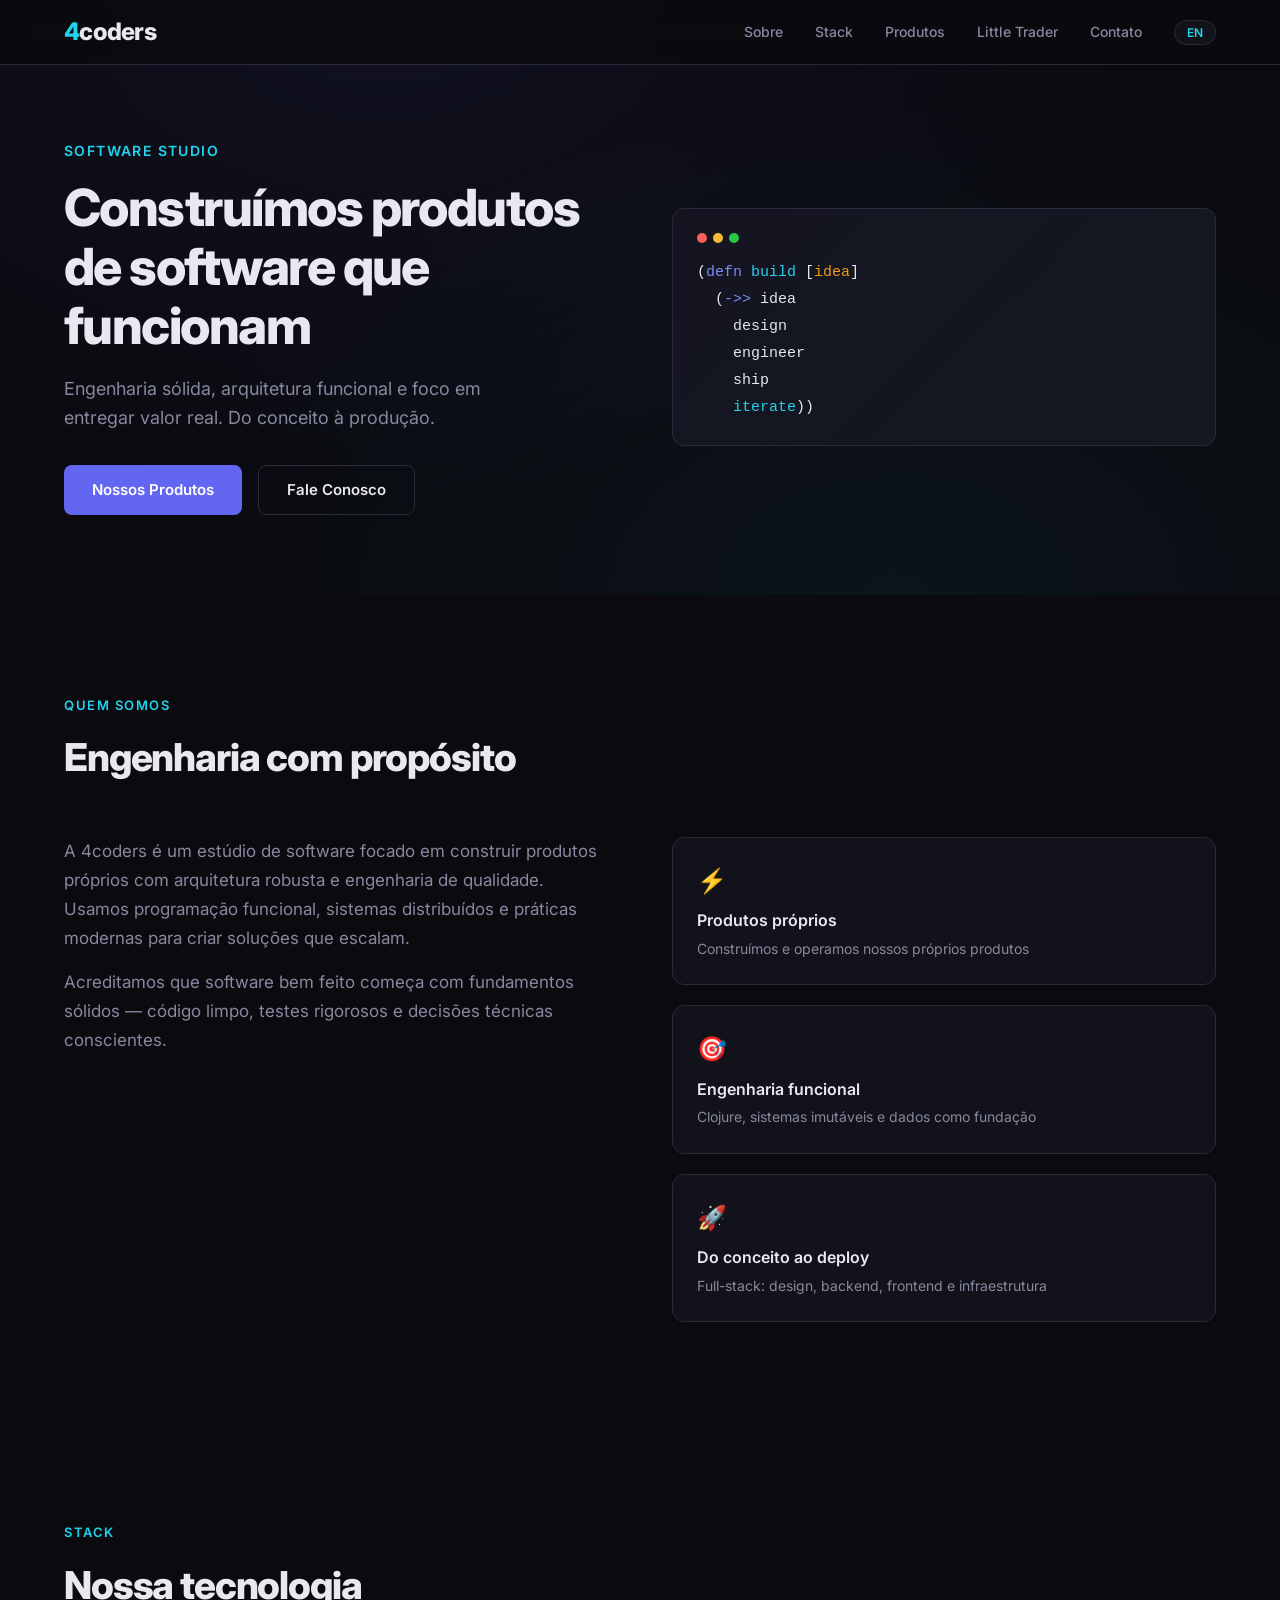
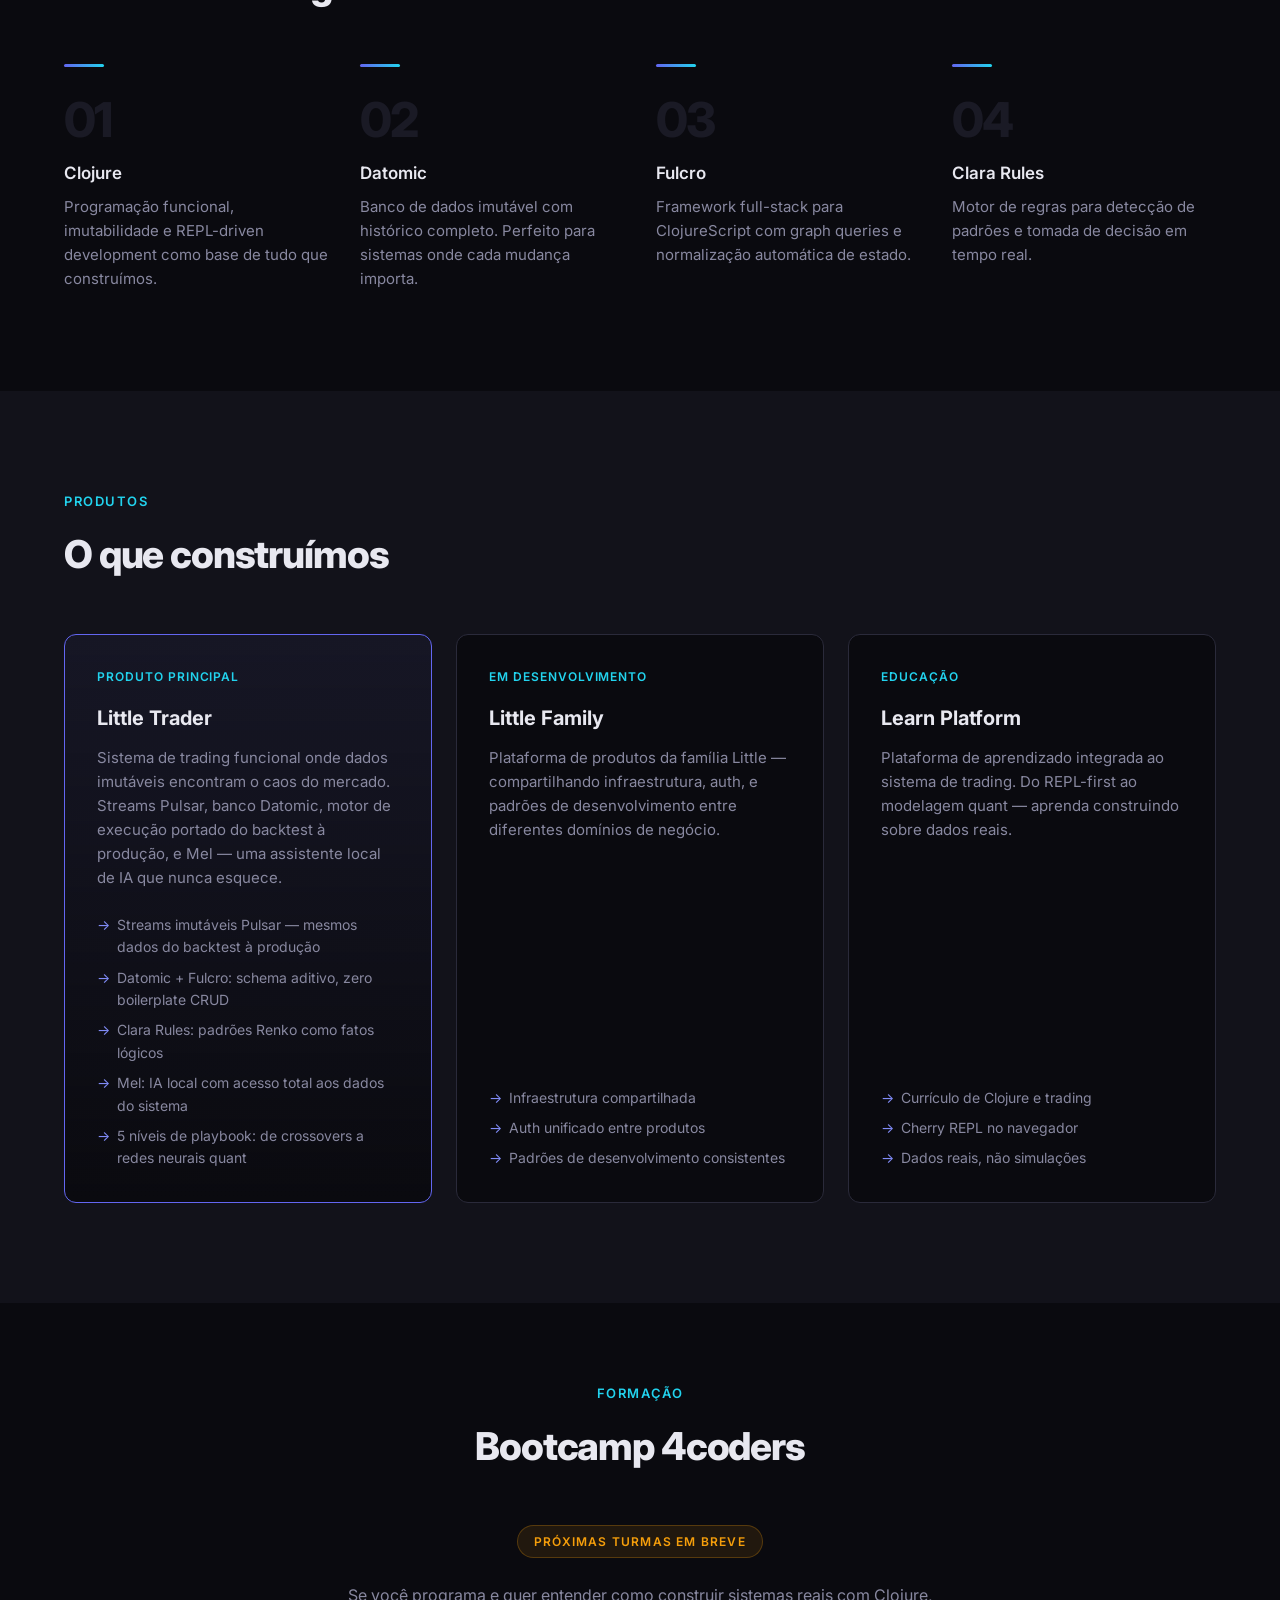
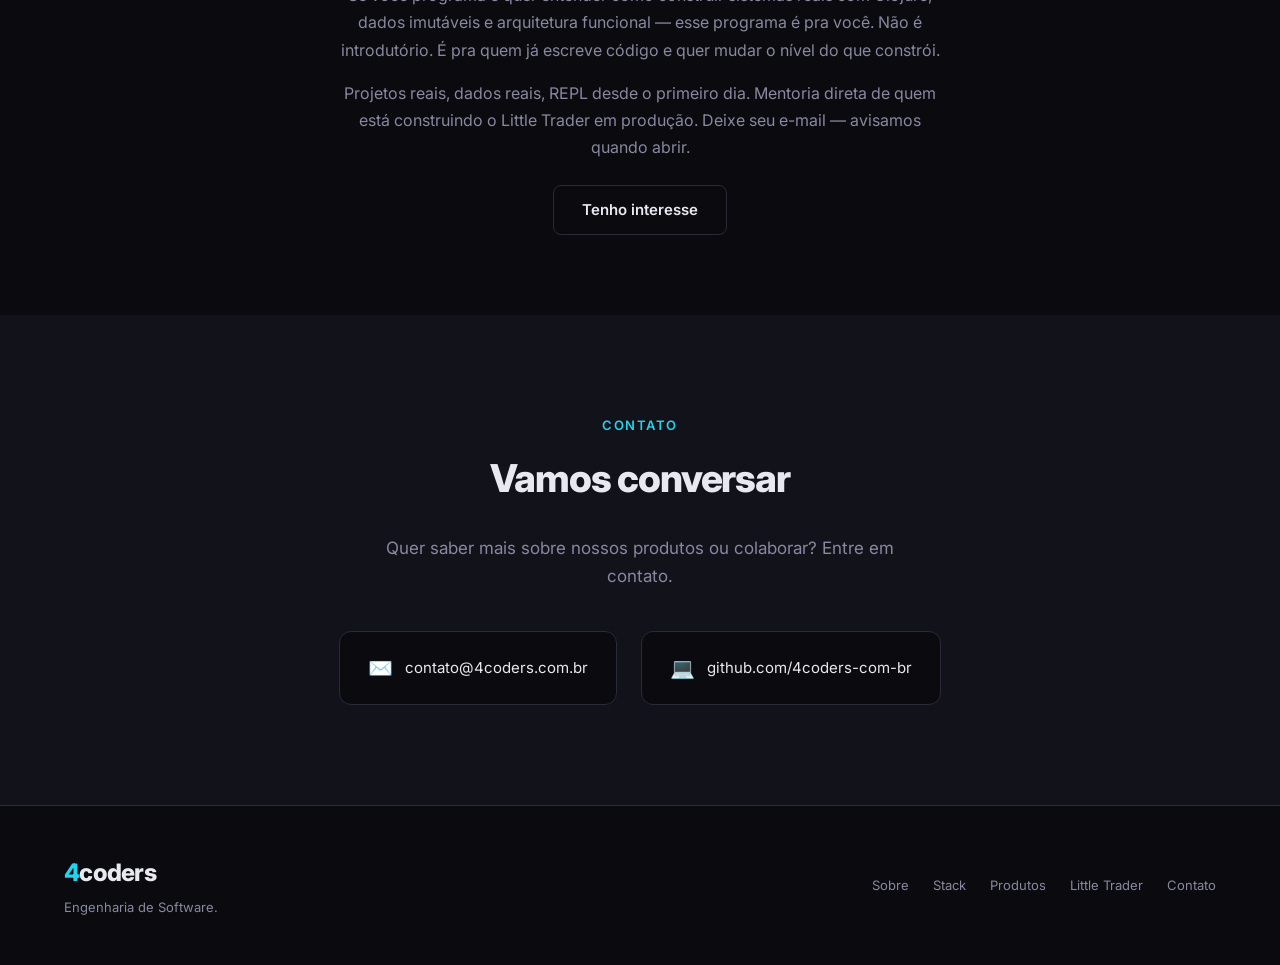
<file: index.html>
<!DOCTYPE html>
<html lang="pt-BR">
<head>
  <meta charset="UTF-8">
  <meta name="viewport" content="width=device-width, initial-scale=1.0">
  <title>4coders — Software Studio</title>
  <meta name="description" content="Construímos produtos de software com engenharia de qualidade. We build software products with quality engineering.">
  <link rel="stylesheet" href="css/style.css">
  <link rel="preconnect" href="https://fonts.googleapis.com">
  <link rel="preconnect" href="https://fonts.gstatic.com" crossorigin>
  <link href="https://fonts.googleapis.com/css2?family=Inter:wght@400;500;600;700;800&family=JetBrains+Mono:wght@400;500;600&display=swap" rel="stylesheet">
  <link rel="icon" type="image/svg+xml" href="img/favicon.svg">
</head>
<body>

  <!-- Navigation -->
  <nav class="nav" id="nav">
    <div class="container nav__inner">
      <a href="#" class="nav__logo">
        <span class="logo-4">4</span><span class="logo-coders">coders</span>
      </a>
      <div class="nav__links" id="navLinks">
        <a href="#about" data-pt="Sobre" data-en="About">Sobre</a>
        <a href="#stack" data-pt="Stack" data-en="Stack">Stack</a>
        <a href="#products" data-pt="Produtos" data-en="Products">Produtos</a>
        <a href="trader.html" data-pt="Little Trader" data-en="Little Trader">Little Trader</a>
        <a href="#contact" data-pt="Contato" data-en="Contact">Contato</a>
        <button class="lang-toggle" id="langToggle" aria-label="Toggle language">EN</button>
      </div>
      <button class="nav__hamburger" id="hamburger" aria-label="Menu">
        <span></span><span></span><span></span>
      </button>
    </div>
  </nav>

  <!-- Hero -->
  <header class="hero">
    <div class="container hero__inner">
      <div class="hero__content">
        <p class="hero__tag" data-pt="Software Studio" data-en="Software Studio">Software Studio</p>
        <h1 class="hero__title" data-pt="Construímos produtos de software que funcionam" data-en="We build software products that work">Construímos produtos de software que funcionam</h1>
        <p class="hero__desc" data-pt="Engenharia sólida, arquitetura funcional e foco em entregar valor real. Do conceito à produção." data-en="Solid engineering, functional architecture, and focus on delivering real value. From concept to production.">Engenharia sólida, arquitetura funcional e foco em entregar valor real. Do conceito à produção.</p>
        <div class="hero__actions">
          <a href="#products" class="btn btn--primary" data-pt="Nossos Produtos" data-en="Our Products">Nossos Produtos</a>
          <a href="#contact" class="btn btn--outline" data-pt="Fale Conosco" data-en="Contact Us">Fale Conosco</a>
        </div>
      </div>
      <div class="hero__visual">
        <div class="code-block">
          <div class="code-block__dots"><span></span><span></span><span></span></div>
          <pre><code>(<span class="kw">defn</span> <span class="fn">build</span> [<span class="arg">idea</span>]
  (<span class="kw">->></span> idea
    design
    engineer
    ship
    <span class="fn">iterate</span>))</code></pre>
        </div>
      </div>
    </div>
  </header>

  <!-- About -->
  <section class="about" id="about">
    <div class="container about__inner">
      <div class="section-tag" data-pt="Quem somos" data-en="About us">Quem somos</div>
      <h2 class="section-title" data-pt="Engenharia com propósito" data-en="Engineering with purpose">Engenharia com propósito</h2>
      <div class="about__grid">
        <div class="about__text">
          <p data-pt="A 4coders é um estúdio de software focado em construir produtos próprios com arquitetura robusta e engenharia de qualidade. Usamos programação funcional, sistemas distribuídos e práticas modernas para criar soluções que escalam." data-en="4coders is a software studio focused on building our own products with robust architecture and quality engineering. We use functional programming, distributed systems, and modern practices to create solutions that scale.">A 4coders é um estúdio de software focado em construir produtos próprios com arquitetura robusta e engenharia de qualidade. Usamos programação funcional, sistemas distribuídos e práticas modernas para criar soluções que escalam.</p>
          <p data-pt="Acreditamos que software bem feito começa com fundamentos sólidos — código limpo, testes rigorosos e decisões técnicas conscientes." data-en="We believe great software starts with solid fundamentals — clean code, rigorous testing, and conscious technical decisions.">Acreditamos que software bem feito começa com fundamentos sólidos — código limpo, testes rigorosos e decisões técnicas conscientes.</p>
        </div>
        <div class="about__values">
          <div class="value-card">
            <div class="value-card__icon">⚡</div>
            <h3 data-pt="Produtos próprios" data-en="Own products">Produtos próprios</h3>
            <p data-pt="Construímos e operamos nossos próprios produtos" data-en="We build and operate our own products">Construímos e operamos nossos próprios produtos</p>
          </div>
          <div class="value-card">
            <div class="value-card__icon">🎯</div>
            <h3 data-pt="Engenharia funcional" data-en="Functional engineering">Engenharia funcional</h3>
            <p data-pt="Clojure, sistemas imutáveis e dados como fundação" data-en="Clojure, immutable systems, and data as foundation">Clojure, sistemas imutáveis e dados como fundação</p>
          </div>
          <div class="value-card">
            <div class="value-card__icon">🚀</div>
            <h3 data-pt="Do conceito ao deploy" data-en="From concept to deploy">Do conceito ao deploy</h3>
            <p data-pt="Full-stack: design, backend, frontend e infraestrutura" data-en="Full-stack: design, backend, frontend, and infrastructure">Full-stack: design, backend, frontend e infraestrutura</p>
          </div>
        </div>
      </div>
    </div>
  </section>

  <!-- Stack -->
  <section class="method" id="stack">
    <div class="container">
      <div class="section-tag" data-pt="Stack" data-en="Stack">Stack</div>
      <h2 class="section-title" data-pt="Nossa tecnologia" data-en="Our technology">Nossa tecnologia</h2>
      <div class="method__steps">
        <div class="step">
          <div class="step__number">01</div>
          <h3>Clojure</h3>
          <p data-pt="Programação funcional, imutabilidade e REPL-driven development como base de tudo que construímos." data-en="Functional programming, immutability, and REPL-driven development as the foundation of everything we build.">Programação funcional, imutabilidade e REPL-driven development como base de tudo que construímos.</p>
        </div>
        <div class="step">
          <div class="step__number">02</div>
          <h3>Datomic</h3>
          <p data-pt="Banco de dados imutável com histórico completo. Perfeito para sistemas onde cada mudança importa." data-en="Immutable database with complete history. Perfect for systems where every change matters.">Banco de dados imutável com histórico completo. Perfeito para sistemas onde cada mudança importa.</p>
        </div>
        <div class="step">
          <div class="step__number">03</div>
          <h3>Fulcro</h3>
          <p data-pt="Framework full-stack para ClojureScript com graph queries e normalização automática de estado." data-en="Full-stack ClojureScript framework with graph queries and automatic state normalization.">Framework full-stack para ClojureScript com graph queries e normalização automática de estado.</p>
        </div>
        <div class="step">
          <div class="step__number">04</div>
          <h3>Clara Rules</h3>
          <p data-pt="Motor de regras para detecção de padrões e tomada de decisão em tempo real." data-en="Rules engine for pattern detection and real-time decision making.">Motor de regras para detecção de padrões e tomada de decisão em tempo real.</p>
        </div>
      </div>
    </div>
  </section>

  <!-- ═══════════════════════════════════════════════════════════════ -->
  <!-- Products: Little Trader showcase                               -->
  <!-- ═══════════════════════════════════════════════════════════════ -->
  <section class="programs" id="products">
    <div class="container">
      <div class="section-tag" data-pt="Produtos" data-en="Products">Produtos</div>
      <h2 class="section-title" data-pt="O que construímos" data-en="What we build">O que construímos</h2>
      <div class="programs__grid">

        <a href="trader.html" class="program-card program-card--featured" style="text-decoration:none;">
          <div class="program-card__badge" data-pt="Produto principal" data-en="Flagship product">Produto principal</div>
          <div class="program-card__title" data-pt="Little Trader" data-en="Little Trader">Little Trader</div>
          <div class="program-card__desc"
               data-pt="Sistema de trading funcional onde dados imutáveis encontram o caos do mercado. Streams Pulsar, banco Datomic, motor de execução portado do backtest à produção, e Mel — uma assistente local de IA que nunca esquece."
               data-en="A functional trading system where immutable data meets market chaos. Pulsar streams, Datomic database, execution engine ported from backtest to production, and Mel — a local AI assistant that never forgets.">
            Sistema de trading funcional onde dados imutáveis encontram o caos do mercado. Streams Pulsar, banco Datomic, motor de execução portado do backtest à produção, e Mel — uma assistente local de IA que nunca esquece.
          </div>
          <ul class="program-card__features">
            <li data-pt="Streams imutáveis Pulsar — mesmos dados do backtest à produção" data-en="Immutable Pulsar streams — same data from backtest to production">Streams imutáveis Pulsar — mesmos dados do backtest à produção</li>
            <li data-pt="Datomic + Fulcro: schema aditivo, zero boilerplate CRUD" data-en="Datomic + Fulcro: additive schema, zero CRUD boilerplate">Datomic + Fulcro: schema aditivo, zero boilerplate CRUD</li>
            <li data-pt="Clara Rules: padrões Renko como fatos lógicos" data-en="Clara Rules: Renko patterns as logical facts">Clara Rules: padrões Renko como fatos lógicos</li>
            <li data-pt="Mel: IA local com acesso total aos dados do sistema" data-en="Mel: local AI with full access to system data">Mel: IA local com acesso total aos dados do sistema</li>
            <li data-pt="5 níveis de playbook: de crossovers a redes neurais quant" data-en="5 playbook levels: from crossovers to quant neural networks">5 níveis de playbook: de crossovers a redes neurais quant</li>
          </ul>
        </a>

        <div class="program-card">
          <div class="program-card__badge" data-pt="Em desenvolvimento" data-en="In development">Em desenvolvimento</div>
          <div class="program-card__title" data-pt="Little Family" data-en="Little Family">Little Family</div>
          <div class="program-card__desc"
               data-pt="Plataforma de produtos da família Little — compartilhando infraestrutura, auth, e padrões de desenvolvimento entre diferentes domínios de negócio."
               data-en="The Little Family product platform — sharing infrastructure, auth, and development patterns across different business domains.">
            Plataforma de produtos da família Little — compartilhando infraestrutura, auth, e padrões de desenvolvimento entre diferentes domínios de negócio.
          </div>
          <ul class="program-card__features">
            <li data-pt="Infraestrutura compartilhada" data-en="Shared infrastructure">Infraestrutura compartilhada</li>
            <li data-pt="Auth unificado entre produtos" data-en="Unified auth across products">Auth unificado entre produtos</li>
            <li data-pt="Padrões de desenvolvimento consistentes" data-en="Consistent development patterns">Padrões de desenvolvimento consistentes</li>
          </ul>
        </div>

        <div class="program-card">
          <div class="program-card__badge" data-pt="Educação" data-en="Education">Educação</div>
          <div class="program-card__title" data-pt="Learn Platform" data-en="Learn Platform">Learn Platform</div>
          <div class="program-card__desc"
               data-pt="Plataforma de aprendizado integrada ao sistema de trading. Do REPL-first ao modelagem quant — aprenda construindo sobre dados reais."
               data-en="Learning platform integrated with the trading system. From REPL-first to quant modeling — learn by building on real data.">
            Plataforma de aprendizado integrada ao sistema de trading. Do REPL-first ao modelagem quant — aprenda construindo sobre dados reais.
          </div>
          <ul class="program-card__features">
            <li data-pt="Currículo de Clojure e trading" data-en="Clojure and trading curriculum">Currículo de Clojure e trading</li>
            <li data-pt="Cherry REPL no navegador" data-en="Cherry REPL in browser">Cherry REPL no navegador</li>
            <li data-pt="Dados reais, não simulações" data-en="Real data, not simulations">Dados reais, não simulações</li>
          </ul>
        </div>

      </div>
    </div>
  </section>

<!-- Bootcamp -->
  <section class="bootcamp" id="bootcamp">
    <div class="container bootcamp__inner">
      <div class="section-tag" data-pt="Formação" data-en="Training">Formação</div>
      <h2 class="section-title" data-pt="Bootcamp 4coders" data-en="4coders Bootcamp">Bootcamp 4coders</h2>
      <div class="bootcamp__content">
        <div class="bootcamp__badge-paused" data-pt="Próximas turmas em breve" data-en="Next cohorts coming soon">Próximas turmas em breve</div>
        <p data-pt="Se você programa e quer entender como construir sistemas reais com Clojure, dados imutáveis e arquitetura funcional — esse programa é pra você. Não é introdutório. É pra quem já escreve código e quer mudar o nível do que constrói." data-en="If you code and want to understand how to build real systems with Clojure, immutable data, and functional architecture — this program is for you. It's not introductory. It's for people who already write code and want to level up what they build.">Se você programa e quer entender como construir sistemas reais com Clojure, dados imutáveis e arquitetura funcional — esse programa é pra você. Não é introdutório. É pra quem já escreve código e quer mudar o nível do que constrói.</p>
        <p data-pt="Projetos reais, dados reais, REPL desde o primeiro dia. Mentoria direta de quem está construindo o Little Trader em produção. Deixe seu e-mail — avisamos quando abrir." data-en="Real projects, real data, REPL from day one. Direct mentorship from the people building Little Trader in production. Leave your email — we'll let you know when it opens.">Projetos reais, dados reais, REPL desde o primeiro dia. Mentoria direta de quem está construindo o Little Trader em produção. Deixe seu e-mail — avisamos quando abrir.</p>
        <a href="mailto:contato@4coders.com.br?subject=Bootcamp%20—%20Tenho%20interesse" class="btn btn--outline" data-pt="Tenho interesse" data-en="I'm interested">Tenho interesse</a>
      </div>
    </div>
  </section>

  <!-- Contact -->
  <section class="contact" id="contact">
    <div class="container contact__inner">
      <div class="section-tag" data-pt="Contato" data-en="Contact">Contato</div>
      <h2 class="section-title" data-pt="Vamos conversar" data-en="Let's talk">Vamos conversar</h2>
      <p class="contact__desc" data-pt="Quer saber mais sobre nossos produtos ou colaborar? Entre em contato." data-en="Want to learn more about our products or collaborate? Get in touch.">Quer saber mais sobre nossos produtos ou colaborar? Entre em contato.</p>
      <div class="contact__grid">
        <a href="mailto:contato@4coders.com.br" class="contact-card">
          <div class="contact-card__icon">✉️</div>
          <span>contato@4coders.com.br</span>
        </a>
        <a href="https://github.com/4coders-com-br" class="contact-card" target="_blank" rel="noopener">
          <div class="contact-card__icon">💻</div>
          <span>github.com/4coders-com-br</span>
        </a>
      </div>
    </div>
  </section>

  <!-- Footer -->
  <footer class="footer">
    <div class="container footer__inner">
      <div class="footer__brand">
        <a href="#" class="nav__logo">
          <span class="logo-4">4</span><span class="logo-coders">coders</span>
        </a>
        <p data-pt="Engenharia de Software." data-en="Software engineering.">Engenharia de Software.</p>
      </div>
      <div class="footer__links">
        <a href="#about" data-pt="Sobre" data-en="About">Sobre</a>
        <a href="#stack" data-pt="Stack" data-en="Stack">Stack</a>
        <a href="#products" data-pt="Produtos" data-en="Products">Produtos</a>
        <a href="trader.html" data-pt="Little Trader" data-en="Little Trader">Little Trader</a>
        <a href="#contact" data-pt="Contato" data-en="Contact">Contato</a>
      </div>
    </div>
  </footer>

  <script src="js/main.js"></script>
</body>
</html>
</file>
<file: css/style.css>
/* === Reset & Base === */
*, *::before, *::after { box-sizing: border-box; margin: 0; padding: 0; }

:root {
  --color-bg: #0a0a0f;
  --color-surface: #12121a;
  --color-surface-hover: #1a1a25;
  --color-border: #2a2a3a;
  --color-text: #e8e8f0;
  --color-text-muted: #8888a0;
  --color-primary: #6366f1;
  --color-primary-light: #818cf8;
  --color-accent: #22d3ee;
  --color-accent-dim: rgba(34, 211, 238, 0.1);
  --font: 'Inter', -apple-system, BlinkMacSystemFont, sans-serif;
  --radius: 12px;
  --radius-sm: 8px;
  --transition: 0.2s ease;
}

html { scroll-behavior: smooth; }
body {
  font-family: var(--font);
  background: var(--color-bg);
  color: var(--color-text);
  line-height: 1.6;
  -webkit-font-smoothing: antialiased;
}

a { color: inherit; text-decoration: none; }
ul { list-style: none; }
img { max-width: 100%; display: block; }

.container {
  max-width: 1200px;
  margin: 0 auto;
  padding: 0 24px;
}

/* === Navigation === */
.nav {
  position: fixed;
  top: 0;
  left: 0;
  right: 0;
  z-index: 100;
  background: rgba(10, 10, 15, 0.85);
  backdrop-filter: blur(12px);
  border-bottom: 1px solid var(--color-border);
}

.nav__inner {
  display: flex;
  align-items: center;
  justify-content: space-between;
  height: 64px;
}

.nav__logo {
  font-size: 1.5rem;
  font-weight: 800;
  letter-spacing: -0.03em;
}

.logo-4 { color: var(--color-accent); }
.logo-coders { color: var(--color-text); }

.nav__links {
  display: flex;
  align-items: center;
  gap: 32px;
}

.nav__links a {
  font-size: 0.875rem;
  font-weight: 500;
  color: var(--color-text-muted);
  transition: color var(--transition);
}

.nav__links a:hover { color: var(--color-text); }

.lang-toggle {
  background: var(--color-surface);
  border: 1px solid var(--color-border);
  color: var(--color-accent);
  padding: 4px 12px;
  border-radius: 20px;
  font-size: 0.75rem;
  font-weight: 600;
  cursor: pointer;
  transition: all var(--transition);
  font-family: var(--font);
}

.lang-toggle:hover {
  background: var(--color-accent-dim);
  border-color: var(--color-accent);
}

.nav__hamburger {
  display: none;
  flex-direction: column;
  gap: 5px;
  background: none;
  border: none;
  cursor: pointer;
  padding: 4px;
}

.nav__hamburger span {
  width: 24px;
  height: 2px;
  background: var(--color-text);
  border-radius: 2px;
  transition: all var(--transition);
}

/* === Hero === */
.hero {
  padding: 140px 0 80px;
  background: radial-gradient(ellipse at 30% 0%, rgba(99, 102, 241, 0.08) 0%, transparent 60%),
              radial-gradient(ellipse at 70% 100%, rgba(34, 211, 238, 0.05) 0%, transparent 60%);
}

.hero__inner {
  display: grid;
  grid-template-columns: 1fr 1fr;
  gap: 64px;
  align-items: center;
}

.hero__tag {
  font-size: 0.875rem;
  font-weight: 600;
  color: var(--color-accent);
  text-transform: uppercase;
  letter-spacing: 0.1em;
  margin-bottom: 16px;
}

.hero__title {
  font-size: clamp(2.25rem, 4vw, 3.5rem);
  font-weight: 800;
  line-height: 1.15;
  letter-spacing: -0.03em;
  margin-bottom: 20px;
}

.hero__desc {
  font-size: 1.125rem;
  color: var(--color-text-muted);
  margin-bottom: 32px;
  max-width: 480px;
}

.hero__actions { display: flex; gap: 16px; flex-wrap: wrap; }

.btn {
  display: inline-flex;
  align-items: center;
  padding: 12px 28px;
  border-radius: var(--radius-sm);
  font-size: 0.9375rem;
  font-weight: 600;
  transition: all var(--transition);
  font-family: var(--font);
}

.btn--primary {
  background: var(--color-primary);
  color: white;
}
.btn--primary:hover { background: var(--color-primary-light); transform: translateY(-1px); }

.btn--outline {
  border: 1px solid var(--color-border);
  color: var(--color-text);
  background: transparent;
}
.btn--outline:hover { border-color: var(--color-text-muted); background: var(--color-surface); }

/* Code block visual */
.code-block {
  background: var(--color-surface);
  border: 1px solid var(--color-border);
  border-radius: var(--radius);
  padding: 24px;
  font-family: 'SF Mono', 'Fira Code', 'Cascadia Code', monospace;
  font-size: 0.9375rem;
  line-height: 1.8;
  position: relative;
  overflow: hidden;
}

.code-block::after {
  content: '';
  position: absolute;
  inset: 0;
  background: linear-gradient(135deg, rgba(99, 102, 241, 0.03), rgba(34, 211, 238, 0.03));
  pointer-events: none;
}

.code-block__dots {
  display: flex;
  gap: 6px;
  margin-bottom: 16px;
}
.code-block__dots span {
  width: 10px;
  height: 10px;
  border-radius: 50%;
  background: var(--color-border);
}
.code-block__dots span:first-child { background: #ff5f57; }
.code-block__dots span:nth-child(2) { background: #febc2e; }
.code-block__dots span:last-child { background: #28c840; }

.code-block .kw { color: var(--color-primary-light); }
.code-block .fn { color: var(--color-accent); }
.code-block .arg { color: #f59e0b; }

/* === Stats === */
.stats {
  padding: 48px 0;
  border-top: 1px solid var(--color-border);
  border-bottom: 1px solid var(--color-border);
}

.stats__grid {
  display: grid;
  grid-template-columns: repeat(4, 1fr);
  gap: 32px;
  text-align: center;
}

.stat__number {
  display: block;
  font-size: 2.5rem;
  font-weight: 800;
  letter-spacing: -0.03em;
  background: linear-gradient(135deg, var(--color-primary-light), var(--color-accent));
  -webkit-background-clip: text;
  -webkit-text-fill-color: transparent;
  background-clip: text;
}

.stat__label {
  font-size: 0.875rem;
  color: var(--color-text-muted);
  margin-top: 4px;
}

/* === Sections Common === */
.section-tag {
  font-size: 0.8125rem;
  font-weight: 600;
  color: var(--color-accent);
  text-transform: uppercase;
  letter-spacing: 0.12em;
  margin-bottom: 12px;
}

.section-title {
  font-size: clamp(1.75rem, 3vw, 2.5rem);
  font-weight: 800;
  letter-spacing: -0.03em;
  margin-bottom: 48px;
}

/* === About === */
.about { padding: 100px 0; }

.about__grid {
  display: grid;
  grid-template-columns: 1fr 1fr;
  gap: 64px;
  align-items: start;
}

.about__text p {
  color: var(--color-text-muted);
  font-size: 1.0625rem;
  margin-bottom: 16px;
  line-height: 1.7;
}

.about__values {
  display: flex;
  flex-direction: column;
  gap: 20px;
}

.value-card {
  background: var(--color-surface);
  border: 1px solid var(--color-border);
  border-radius: var(--radius);
  padding: 24px;
  transition: all var(--transition);
}

.value-card:hover {
  border-color: var(--color-primary);
  background: var(--color-surface-hover);
}

.value-card__icon { font-size: 1.5rem; margin-bottom: 8px; }
.value-card h3 { font-size: 1rem; font-weight: 600; margin-bottom: 4px; }
.value-card p { font-size: 0.875rem; color: var(--color-text-muted); }

/* === Programs === */
.programs {
  padding: 100px 0;
  background: var(--color-surface);
}

.programs__grid {
  display: grid;
  grid-template-columns: repeat(3, 1fr);
  gap: 24px;
}

.program-card {
  background: var(--color-bg);
  border: 1px solid var(--color-border);
  border-radius: var(--radius);
  padding: 32px;
  transition: all var(--transition);
  display: flex;
  flex-direction: column;
}

.program-card:hover {
  transform: translateY(-4px);
  border-color: var(--color-primary);
  box-shadow: 0 8px 32px rgba(99, 102, 241, 0.1);
}

.program-card--featured {
  border-color: var(--color-primary);
  background: linear-gradient(180deg, rgba(99, 102, 241, 0.05), var(--color-bg));
}

.program-card__badge {
  display: inline-block;
  font-size: 0.75rem;
  font-weight: 600;
  color: var(--color-accent);
  text-transform: uppercase;
  letter-spacing: 0.08em;
  margin-bottom: 16px;
}

.program-card__title {
  font-size: 1.25rem;
  font-weight: 700;
  margin-bottom: 12px;
}

.program-card__desc {
  font-size: 0.9375rem;
  color: var(--color-text-muted);
  margin-bottom: 24px;
  line-height: 1.6;
  flex-grow: 1;
}

.program-card__features {
  display: flex;
  flex-direction: column;
  gap: 8px;
}

.program-card__features li {
  font-size: 0.875rem;
  color: var(--color-text-muted);
  padding-left: 20px;
  position: relative;
}

.program-card__features li::before {
  content: '→';
  position: absolute;
  left: 0;
  color: var(--color-primary-light);
}

/* === Method === */
.method { padding: 100px 0; }

.method__steps {
  display: grid;
  grid-template-columns: repeat(4, 1fr);
  gap: 32px;
}

.step {
  position: relative;
  padding: 32px 0 0;
}

.step::before {
  content: '';
  position: absolute;
  top: 0;
  left: 0;
  width: 40px;
  height: 3px;
  background: linear-gradient(90deg, var(--color-primary), var(--color-accent));
  border-radius: 2px;
}

.step__number {
  font-size: 3rem;
  font-weight: 800;
  color: var(--color-surface-hover);
  letter-spacing: -0.05em;
  line-height: 1;
  margin-bottom: 16px;
}

.step h3 {
  font-size: 1.0625rem;
  font-weight: 600;
  margin-bottom: 8px;
}

.step p {
  font-size: 0.9375rem;
  color: var(--color-text-muted);
  line-height: 1.6;
}

/* === Contact === */
.contact {
  padding: 100px 0;
  background: var(--color-surface);
  text-align: center;
}

.contact__desc {
  font-size: 1.0625rem;
  color: var(--color-text-muted);
  max-width: 520px;
  margin: -24px auto 40px;
  line-height: 1.7;
}

.contact__grid {
  display: flex;
  justify-content: center;
  gap: 24px;
  flex-wrap: wrap;
}

.contact-card {
  display: flex;
  align-items: center;
  gap: 12px;
  background: var(--color-bg);
  border: 1px solid var(--color-border);
  border-radius: var(--radius);
  padding: 20px 28px;
  transition: all var(--transition);
  font-size: 0.9375rem;
}

.contact-card:hover {
  border-color: var(--color-primary);
  transform: translateY(-2px);
}

.contact-card__icon { font-size: 1.25rem; }

/* === Footer === */
.footer {
  padding: 48px 0;
  border-top: 1px solid var(--color-border);
}

.footer__inner {
  display: flex;
  align-items: center;
  justify-content: space-between;
  flex-wrap: wrap;
  gap: 24px;
}

.footer__brand p {
  font-size: 0.8125rem;
  color: var(--color-text-muted);
  margin-top: 4px;
}

.footer__links {
  display: flex;
  gap: 24px;
}

.footer__links a {
  font-size: 0.8125rem;
  color: var(--color-text-muted);
  transition: color var(--transition);
}

.footer__links a:hover { color: var(--color-text); }

.footer__copy {
  font-size: 0.75rem;
  color: var(--color-text-muted);
  width: 100%;
  text-align: center;
  margin-top: 24px;
  padding-top: 24px;
  border-top: 1px solid var(--color-border);
}

/* === Responsive === */
@media (max-width: 900px) {
  .hero__inner { grid-template-columns: 1fr; gap: 40px; }
  .hero__visual { order: -1; }
  .about__grid { grid-template-columns: 1fr; gap: 40px; }
  .programs__grid { grid-template-columns: 1fr; }
  .method__steps { grid-template-columns: repeat(2, 1fr); }
  .stats__grid { grid-template-columns: repeat(2, 1fr); }
}

@media (max-width: 640px) {
  .nav__links { 
    display: none;
    position: fixed;
    top: 64px;
    left: 0;
    right: 0;
    background: var(--color-bg);
    border-bottom: 1px solid var(--color-border);
    flex-direction: column;
    padding: 24px;
    gap: 20px;
  }
  .nav__links.active { display: flex; }
  .nav__hamburger { display: flex; }
  .method__steps { grid-template-columns: 1fr; }
  .stats__grid { grid-template-columns: 1fr 1fr; gap: 24px; }
  .hero { padding: 100px 0 60px; }
  .about, .programs, .method, .contact { padding: 64px 0; }
  .footer__inner { flex-direction: column; text-align: center; }
  .footer__links { justify-content: center; }
}

/* === Bootcamp (paused) === */
.bootcamp {
  padding: 80px 0;
}

.bootcamp__inner {
  text-align: center;
}

.bootcamp__content {
  max-width: 600px;
  margin: 0 auto;
}

.bootcamp__badge-paused {
  display: inline-block;
  font-size: 0.75rem;
  font-weight: 600;
  text-transform: uppercase;
  letter-spacing: 0.1em;
  color: #f59e0b;
  background: rgba(245, 158, 11, 0.1);
  border: 1px solid rgba(245, 158, 11, 0.25);
  padding: 6px 16px;
  border-radius: 20px;
  margin-bottom: 24px;
}

.bootcamp__content p {
  font-size: 1rem;
  color: var(--color-text-muted);
  line-height: 1.7;
  margin-bottom: 16px;
}

.bootcamp__content .btn {
  margin-top: 8px;
}
</file>
